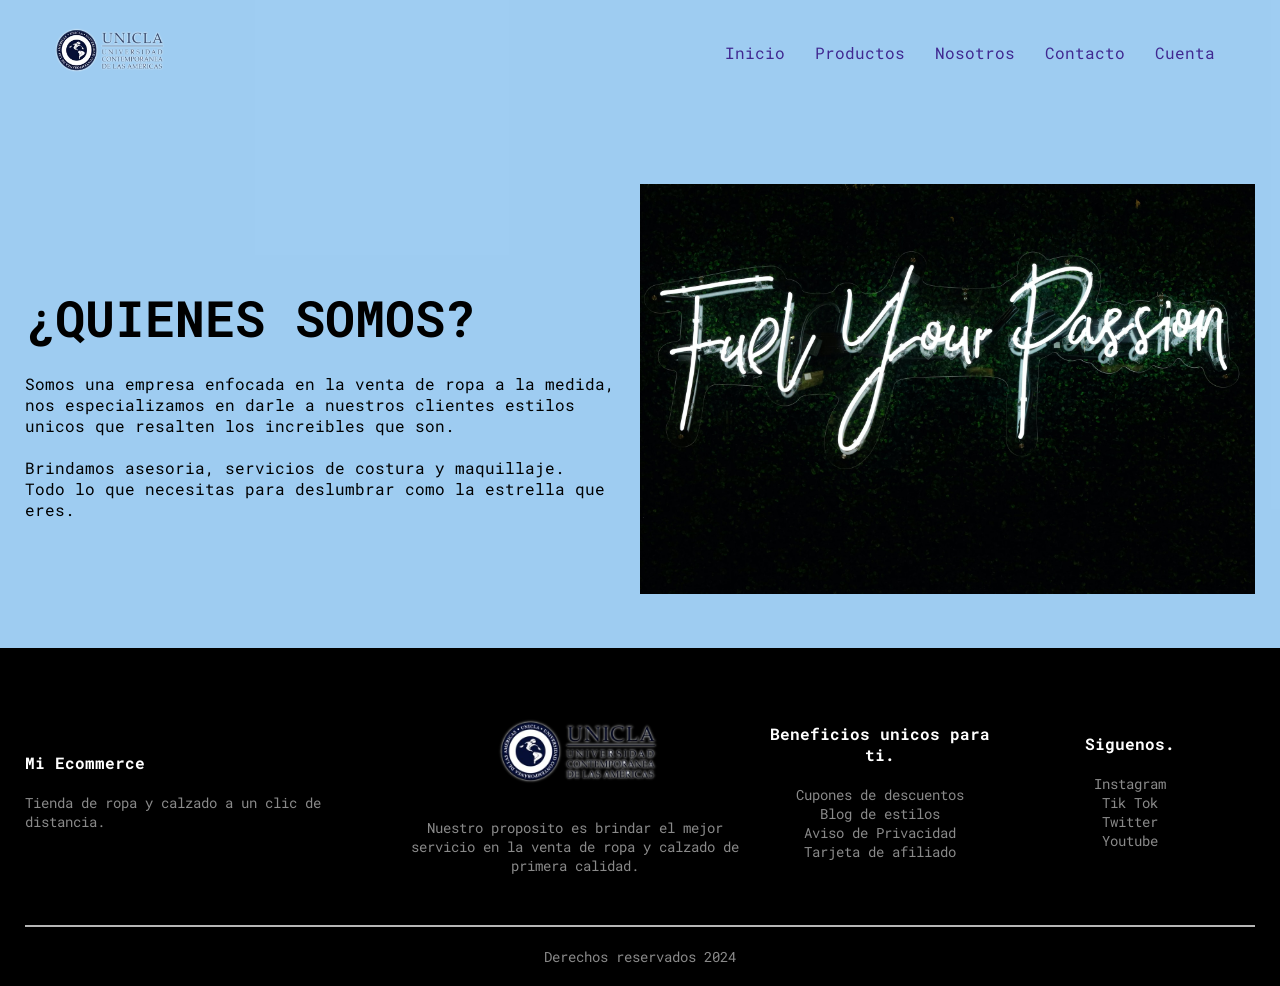
<file: Nosotros.html>
<!DOCTYPE html>
<html>
<head>
	<meta charset="utf-8">
	<meta name="viewport" content="width=device-width, initial-scale=1">
	<title>Nosotros</title>
	<link rel="stylesheet" href="Css/Styles.css">
    <link rel="stylesheet" href="https://cdnjs.cloudflare.com/ajax/libs/font-awesome/4.7.0/css/font-awesome.min.css">
    <!-- fuentes-->
    <link rel="preconnect" href="https://fonts.googleapis.com">
    <link rel="preconnect" href="https://fonts.gstatic.com" crossorigin>
    <link href="https://fonts.googleapis.com/css2?family=Poppins:wght@300;400;500&family=Roboto+Mono:ital,wght@0,100;0,200;0,300;0,400;1,200;1,300&display=swap" rel="stylesheet">
</head>
<body>
	<div class="header">
		<div class="container">
			 <div class="nav_bar">
                <div class="logo">
                    <img src="img/Logo.png" alt="Logo Empresarial" width="125px">
                </div>
                <nav>
                    <ul id ="menu_items">
                        <li><a href="index.html">Inicio</a></li>
                        <li><a href="Products.html">Productos</a></li>
                        <li><a href="Nosotros.html">Nosotros</a></li>
                        <li><a href="Contact.html">Contacto</a></li>
                        <li><a href="Login.html">Cuenta</a></li>
                    </ul>
                </nav>
                <!-- Nuevo-->
                <img src="img/Menu.png" class="menu-icon" onclick="menu_toggle()">
            </div>
            <div class= "row">
				<div class="col-2">
		            <h1>¿QUIENES SOMOS?</h1>
		            <p>Somos una empresa enfocada en la venta de ropa a la medida, <br> nos especializamos en darle a nuestros clientes estilos unicos que resalten los increibles que son.<br>
		            	<br>Brindamos asesoria, servicios de costura y maquillaje. <br> Todo lo que necesitas para deslumbrar como la estrella que eres.</p>
		        </div>
		        <div class="col-2">
		            <img src="img/Pasion.jpg" alt="">
		        </div>
    		</div>
		</div>
	</div>

	<!-------footer------>
	<div class="footer">
    <div class="container">
        <div class="row">
            <div class="footer-col-1">
                <h3>Mi Ecommerce</h3>
                <p>Tienda de ropa y calzado a un clic de distancia.</p>
            </div>
            <div class="footer-col-2">
                <img src="img/Logo.png" alt="">
                <p>Nuestro proposito es brindar el mejor servicio en la 
                 venta de ropa y calzado de primera calidad.</p>
            </div>
            <div class="footer-col-3">
                <h3>Beneficios unicos para ti.</h3>
                <ul>
                    <a href="#"><li> Cupones de descuentos </li></a>
                    <a href="#"><li> Blog de estilos </li></a>
                    <a href="#"><li> Aviso de Privacidad </li></a>
                    <a href="#"><li> Tarjeta de afiliado </li></a>
                </ul>
            </div>
            <div class="footer-col-4">
                <h3>Siguenos.</h3>
                <ul>
                    <a href="#"><li> Instagram </li></a>
                    <a href="#"><li> Tik Tok </li></a>
                    <a href="#"><li> Twitter </li></a>
                    <a href="#"><li> Youtube </li></a>
                </ul>
            </div>
        </div>
        <hr>
        <div class="copyright"><p>Derechos reservados 2024</p></div>
    </div>
</div>
</body>
</html>
</file>
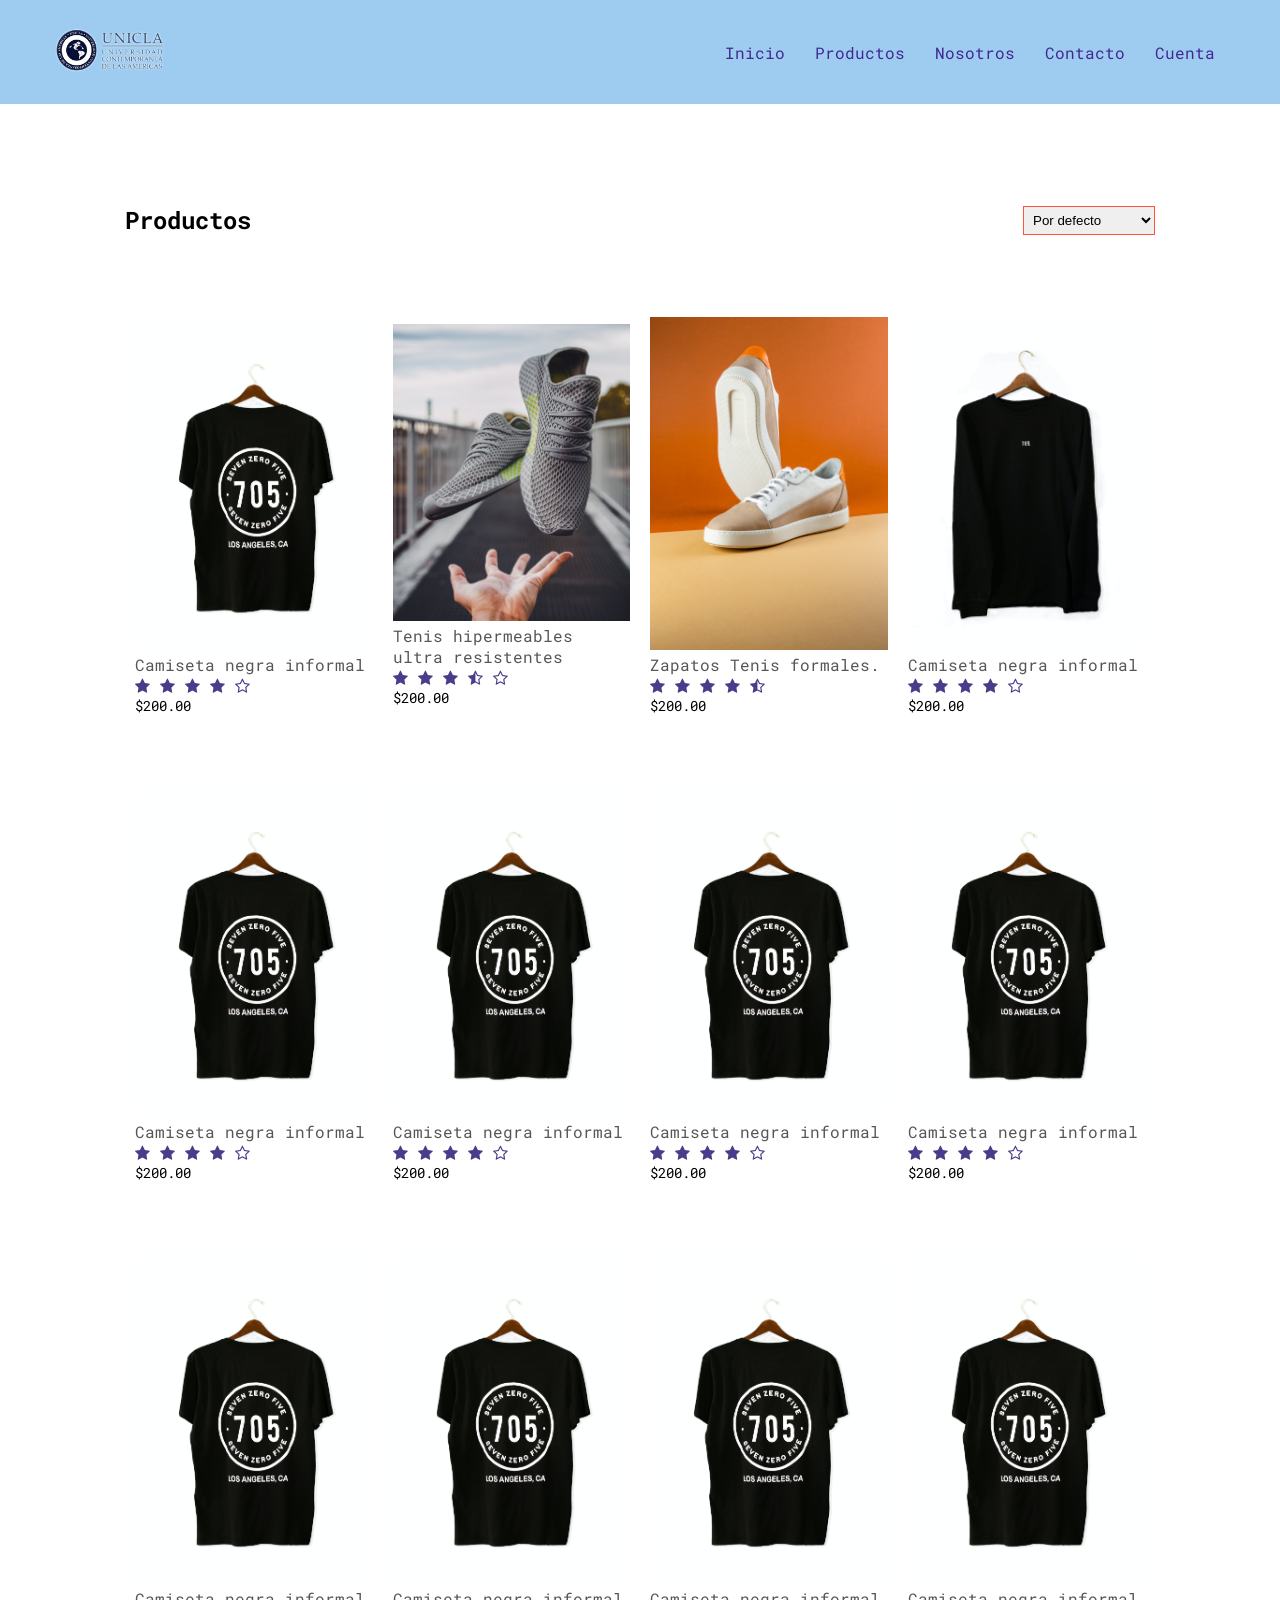
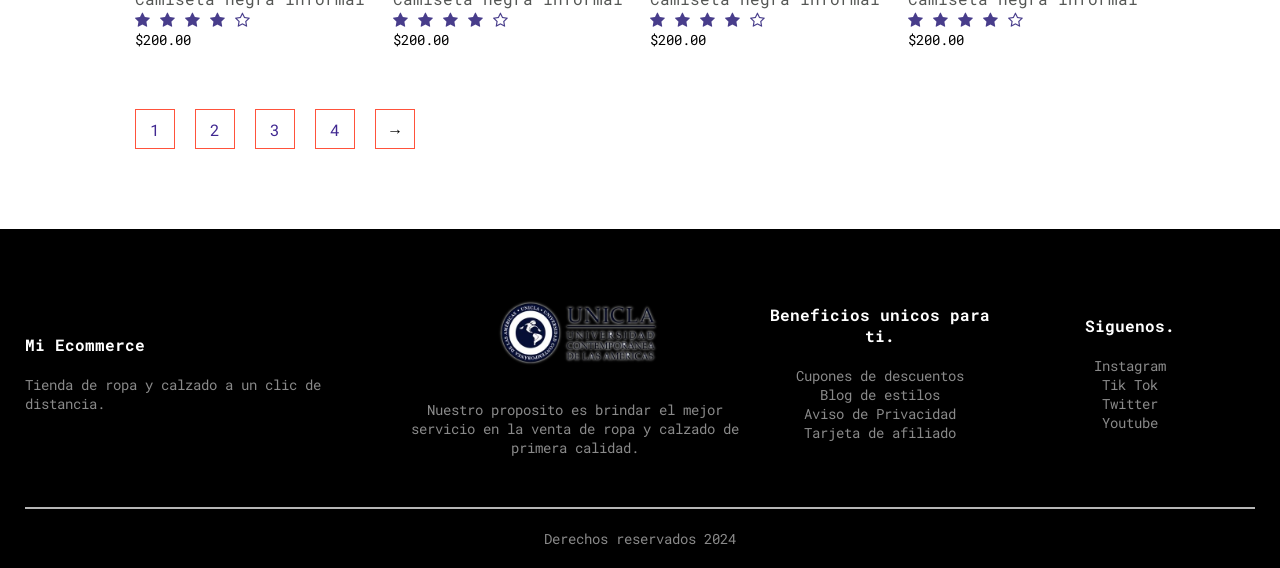
<file: Products.html>
<!DOCTYPE html>
<html lang="en">
<head>
    <meta charset="UTF-8">
    <meta name="viewport" content="width=device-width, initial-scale=1.0">
    <title>Productos</title>
    <link rel="stylesheet" href="Css/Styles.css">
    <link rel="stylesheet" href="https://cdnjs.cloudflare.com/ajax/libs/font-awesome/4.7.0/css/font-awesome.min.css">
    <!-- fuentes-->
    <link rel="preconnect" href="https://fonts.googleapis.com">
    <link rel="preconnect" href="https://fonts.gstatic.com" crossorigin>
    <link href="https://fonts.googleapis.com/css2?family=Poppins:wght@300;400;500&family=Roboto+Mono:ital,
    wght@0,100;0,200;0,,300;0,400;1,200;1,300&display=swap" rel="stylesheet">
</head>
<body>
    <div class="header">
        <div class="container">
            <div class="nav_bar">
                <div class="logo">
                    <img src="img/Logo.png" 
                    alt="Logo Empresarial" width="125px">
                </div>
                <nav>
                    <ul id ="menu_items">
                        <li><a href="index.html">Inicio</a></li>
                        <li><a href="Products.html">Productos</a></li>
                        <li><a href="Nosotros.html">Nosotros</a></li>
                        <li><a href="Contact.html">Contacto</a></li>
                        <li><a href="Login.html">Cuenta</a></li>
                    </ul>
                </nav>
                <img src="img/Menu.png" class="menu-icon" onclick="menu_toggle()">
            </div>
        </div>
    </div> 
<!--------------productos------------------->

    <div class="small_container">
        <div class="row row_2">
            <h2>Productos</h2>
            <select id="productos" name ="productos">
                <option>Por defecto</option>
                <option>Precios bajos</option>
                <option>Populares</option>
                <option>Mejor rankeados</option>
                <option>En oferta</option>
            </select>
        </div>
        <br>
        <div class="row">
            <div class="col-4">
                <a href="single_product.html"><img src="img/Camisetas/ryan-hoffman-u6n1HrW0sdQ-unsplash.jpg"></a>
                <h4>Camiseta negra informal</h4>
                <div class="rantings">
                    <i class="fa fa-star"></i>
                    <i class="fa fa-star"></i>
                    <i class="fa fa-star"></i>
                    <i class="fa fa-star"></i>
                    <i class="fa fa-star-o"></i>
                </div>
                <p>$200.00</p>
            </div>

            <div class="col-4">
                <img src="img/Zapatos/martin-katler-Y4fKN-RlMV4-unsplash.jpg">
                <h4>Tenis hipermeables ultra resistentes</h4>
                <div class="rantings">
                    <i class="fa fa-star"></i>
                    <i class="fa fa-star"></i>
                    <i class="fa fa-star"></i>
                    <i class="fa fa-star-half-full"></i>
                    <i class="fa fa-star-o"></i>
                </div>
                <p>$200.00</p>
            </div>

            <div class="col-4">
                <img src="img/Zapatos/mojtaba-fahiminia-t4g1gctAaKk-unsplash.jpg">
                <h4>Zapatos Tenis formales.</h4>
                <div class="rantings">
                    <i class="fa fa-star"></i>
                    <i class="fa fa-star"></i>
                    <i class="fa fa-star"></i>
                    <i class="fa fa-star"></i>
                    <i class="fa fa-star-half-full"></i>
                </div>
                <p>$200.00</p>
            </div>

            <div class="col-4">
                <img src="img/Camisetas/ryan-hoffman-A7f7XRKgUWc-unsplash.jpg">
                <h4>Camiseta negra informal</h4>
                <div class="rantings">
                    <i class="fa fa-star"></i>
                    <i class="fa fa-star"></i>
                    <i class="fa fa-star"></i>
                    <i class="fa fa-star"></i>
                    <i class="fa fa-star-o"></i>
                </div>
                <p>$200.00</p>
            </div>

            <div class="col-4">
                <img src="img/Camisetas/ryan-hoffman-u6n1HrW0sdQ-unsplash.jpg">
                <h4>Camiseta negra informal</h4>
                <div class="rantings">
                    <i class="fa fa-star"></i>
                    <i class="fa fa-star"></i>
                    <i class="fa fa-star"></i>
                    <i class="fa fa-star"></i>
                    <i class="fa fa-star-o"></i>
                </div>
                <p>$200.00</p>
            </div>

            <div class="col-4">
                <img src="img/Camisetas/ryan-hoffman-u6n1HrW0sdQ-unsplash.jpg">
                <h4>Camiseta negra informal</h4>
                <div class="rantings">
                    <i class="fa fa-star"></i>
                    <i class="fa fa-star"></i>
                    <i class="fa fa-star"></i>
                    <i class="fa fa-star"></i>
                    <i class="fa fa-star-o"></i>
                </div>
                <p>$200.00</p>
            </div>

            <div class="col-4">
                <img src="img/Camisetas/ryan-hoffman-u6n1HrW0sdQ-unsplash.jpg">
                <h4>Camiseta negra informal</h4>
                <div class="rantings">
                    <i class="fa fa-star"></i>
                    <i class="fa fa-star"></i>
                    <i class="fa fa-star"></i>
                    <i class="fa fa-star"></i>
                    <i class="fa fa-star-o"></i>
                </div>
                <p>$200.00</p>
            </div>

            <div class="col-4">
                <img src="img/Camisetas/ryan-hoffman-u6n1HrW0sdQ-unsplash.jpg">
                <h4>Camiseta negra informal</h4>
                <div class="rantings">
                    <i class="fa fa-star"></i>
                    <i class="fa fa-star"></i>
                    <i class="fa fa-star"></i>
                    <i class="fa fa-star"></i>
                    <i class="fa fa-star-o"></i>
                </div>
                <p>$200.00</p>
            </div>

            <div class="col-4">
                <img src="img/Camisetas/ryan-hoffman-u6n1HrW0sdQ-unsplash.jpg">
                <h4>Camiseta negra informal</h4>
                <div class="rantings">
                    <i class="fa fa-star"></i>
                    <i class="fa fa-star"></i>
                    <i class="fa fa-star"></i>
                    <i class="fa fa-star"></i>
                    <i class="fa fa-star-o"></i>
                </div>
                <p>$200.00</p>
            </div>

            <div class="col-4">
                <img src="img/Camisetas/ryan-hoffman-u6n1HrW0sdQ-unsplash.jpg">
                <h4>Camiseta negra informal</h4>
                <div class="rantings">
                    <i class="fa fa-star"></i>
                    <i class="fa fa-star"></i>
                    <i class="fa fa-star"></i>
                    <i class="fa fa-star"></i>
                    <i class="fa fa-star-o"></i>
                </div>
                <p>$200.00</p>
            </div>

            <div class="col-4">
                <img src="img/Camisetas/ryan-hoffman-u6n1HrW0sdQ-unsplash.jpg">
                <h4>Camiseta negra informal</h4>
                <div class="rantings">
                    <i class="fa fa-star"></i>
                    <i class="fa fa-star"></i>
                    <i class="fa fa-star"></i>
                    <i class="fa fa-star"></i>
                    <i class="fa fa-star-o"></i>
                </div>
                <p>$200.00</p>
            </div>

            <div class="col-4">
                <img src="img/Camisetas/ryan-hoffman-u6n1HrW0sdQ-unsplash.jpg">
                <h4>Camiseta negra informal</h4>
                <div class="rantings">
                    <i class="fa fa-star"></i>
                    <i class="fa fa-star"></i>
                    <i class="fa fa-star"></i>
                    <i class="fa fa-star"></i>
                    <i class="fa fa-star-o"></i>
                </div>
                <p>$200.00</p>
            </div>
        </div>

        <div class="page_btn">
            <span><a href="Products.html">1</a></span>
            <span><a href="#">2</a></span>
            <span><a href="#">3</a></span>
            <span><a href="#">4</a></span>
            <span>&#8594</span>
        </div>
    </div>

<!-----------------------Pie de Pagina-------------------------->
<div class="footer">
    <div class="container">
        <div class="row">
            <div class="footer-col-1">
                <h3>Mi Ecommerce</h3>
                <p>Tienda de ropa y calzado a un clic de distancia.</p>
            </div>
            <div class="footer-col-2">
                <img src="img/Logo.png" alt="">
                <p>Nuestro proposito es brindar el mejor servicio en la 
                 venta de ropa y calzado de primera calidad.</p>
            </div>
            <div class="footer-col-3">
                <h3>Beneficios unicos para ti.</h3>
                <ul>
                    <a href="#"><li> Cupones de descuentos </li></a>
                    <a href="#"><li> Blog de estilos </li></a>
                    <a href="#"><li> Aviso de Privacidad </li></a>
                    <a href="#"><li> Tarjeta de afiliado </li></a>
                </ul>
            </div>
            <div class="footer-col-4">
                <h3>Siguenos.</h3>
                <ul>
                    <a href="#"><li> Instagram </li></a>
                    <a href="#"><li> Tik Tok </li></a>
                    <a href="#"><li> Twitter </li></a>
                    <a href="#"><li> Youtube </li></a>
                </ul>
            </div>
        </div>
        <hr>
        <div class="copyright"><p>Derechos reservados 2024</p></div>
    </div>
</div>
<script src="Js/Script.js"></script>
</body>
</html>
</file>
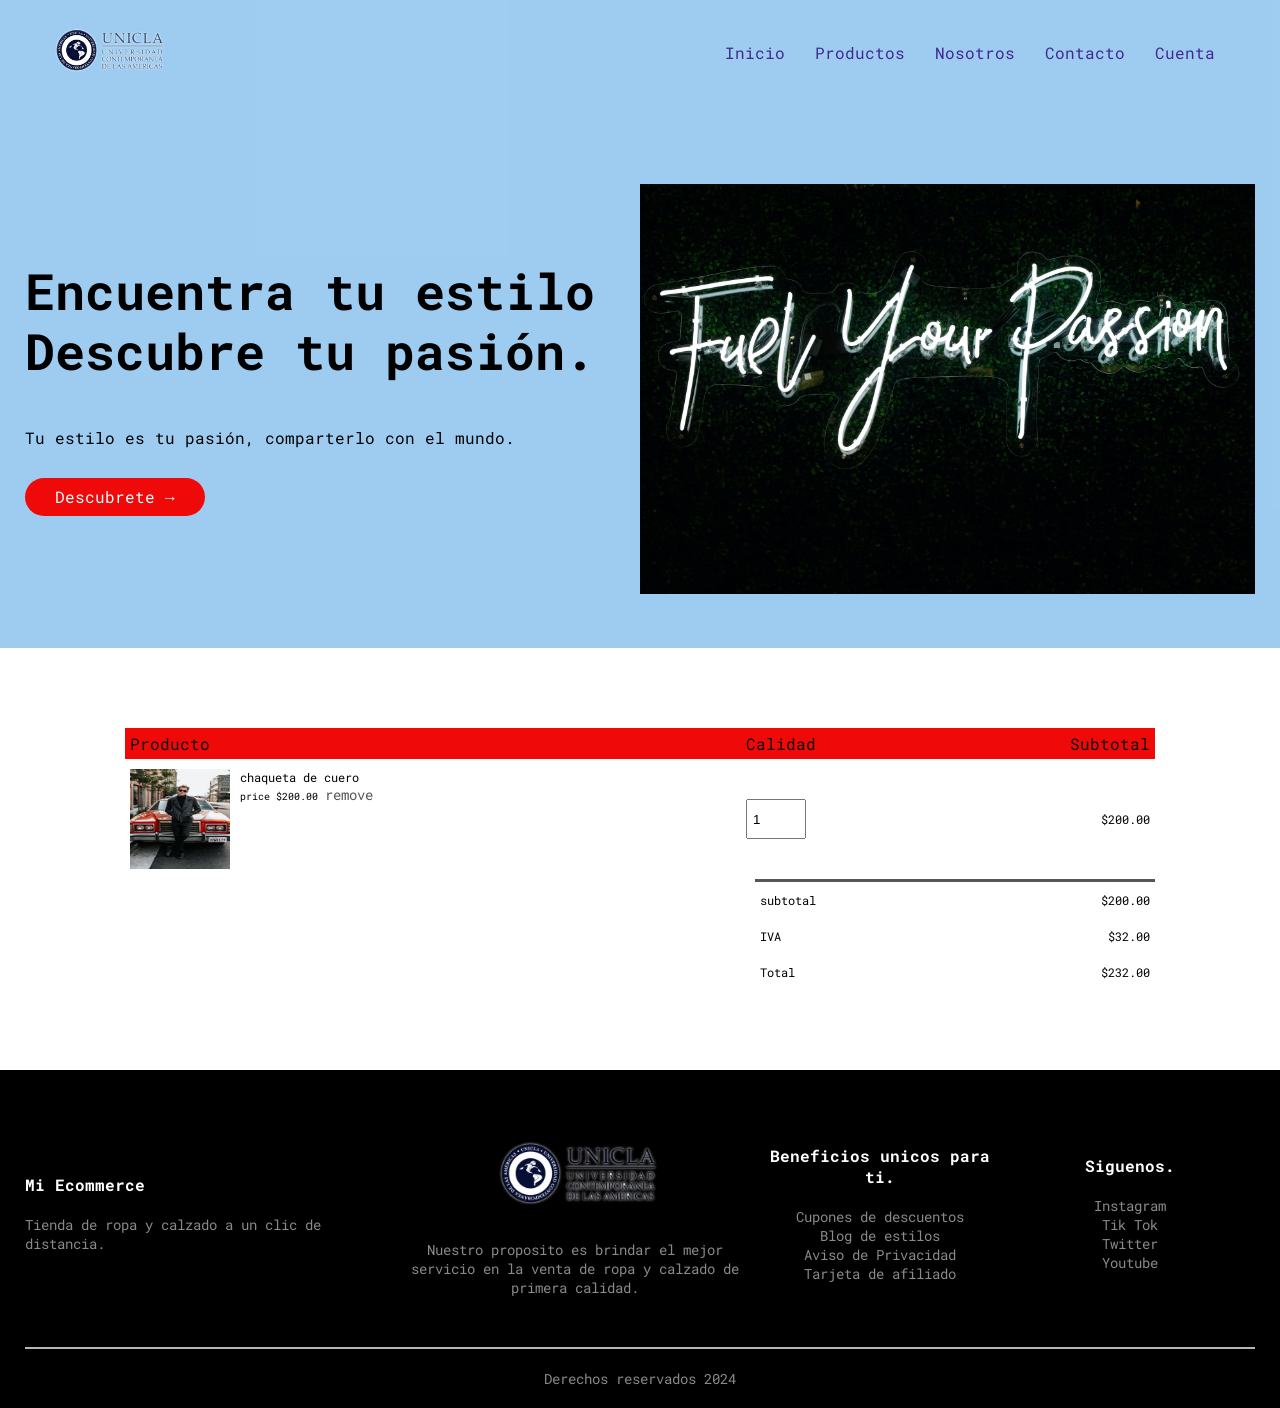
<file: Shop.html>
<!DOCTYPE html>
<html lang="en">
<head>
    <meta charset="UTF-8">
    <meta name="viewport" content="width=device-width, initial-scale=1.0">
    <title>Unicla | Ecommerce</title>
    <link rel="stylesheet" href="Css/Styles.css">
    <link rel="stylesheet" href="https://cdnjs.cloudflare.com/ajax/libs/font-awesome/4.7.0/css/font-awesome.min.css">

    <!-- fuentes-->
    <link rel="preconnect" href="https://fonts.googleapis.com">
    <link rel="preconnect" href="https://fonts.gstatic.com" crossorigin>
    <link href="https://fonts.googleapis.com/css2?family=Poppins:wght@300;400;500&family=Roboto+Mono:ital,wght@0,100;
    0,200;0,300;0,400;1,200;0,300;0,400;1,200;1,300&display=swap" rel="stylesheet">
</head>
<body>
    <div class="header">
        <div class="container">
            <div class="nav_bar">
                <div class="logo">
                    <img src="img/Logo.png" 
                    alt="Logo Empresarial" width="125px">
                </div>
                <nav>
                    <ul id ="menu_items">
                        <li><a href="index.html">Inicio</a></li>
                        <li><a href="Products.html">Productos</a></li>
                        <li><a href="Nosotros.html">Nosotros</a></li>
                        <li><a href="Contact.html">Contacto</a></li>
                        <li><a href="Login.html">Cuenta</a></li>
                    </ul>
                </nav>
                <img src="img/Menu.png" class="menu-icon" onclick="menu_toggle()">
            </div>
            <div class="row">
                <div class="col-2">
                    <h1> Encuentra tu estilo <br> 
                    Descubre tu pasión.</h1>
                    <br>
                    <p>
                        Tu estilo es tu pasión, 
                        comparterlo con el mundo. 
                    </p>
                    <a href="" class="cta">Descubrete &#8594;</a>
                </div>
                <div class="col-2">
                    <img src="img/Pasion.jpg" alt="">
                </div>
            </div>
        </div>
    </div>

<!--------------productos del carro---------------------------->

<div class="small_container carro_compras">
    <table>
        <tr>
            <th>Producto</th>
            <th>Calidad</th>
            <th>Subtotal</th>
        </tr>
        <tr>
            <td>
                <div class="cart_info">
                    <img src="img/Modelos/Modelo_chaqueta.jpg">
                    <div>
                        <p>chaqueta de cuero</p>
                        <small>price $200.00</small>
                        <a href="">remove</a>
                    </div>
                </div>
            </td>
            <td><input type="number" value="1"></td>
            <td>$200.00</td>
        </tr>
    </table>
    <section class="total">
        <table>
            <tr>
                <td>subtotal</td>
                <td>$200.00</td>
            </tr>
            <tr>
                <td>IVA</td>
                <td>$32.00</td>
            </tr>
            <tr>
                <td>Total</td>
                <td>$232.00</td>
            </tr>
        </table>
    </section>
</div>

<!-----------------------Pie de Pagina-------------------------->
<div class="footer">
    <div class="container">
        <div class="row">
            <div class="footer-col-1">
                <h3>Mi Ecommerce</h3>
                <p>Tienda de ropa y calzado a un clic de distancia.</p>
            </div>
            <div class="footer-col-2">
                <img src="img/Logo.png" alt="">
                <p>Nuestro proposito es brindar el mejor servicio en la 
                 venta de ropa y calzado de primera calidad.</p>
            </div>
            <div class="footer-col-3">
                <h3>Beneficios unicos para ti.</h3>
                <ul>
                    <a href="#"><li> Cupones de descuentos </li></a>
                    <a href="#"><li> Blog de estilos </li></a>
                    <a href="#"><li> Aviso de Privacidad </li></a>
                    <a href="#"><li> Tarjeta de afiliado </li></a>
                </ul>
            </div>
            <div class="footer-col-4">
                <h3>Siguenos.</h3>
                <ul>
                    <a href="#"><li> Instagram </li></a>
                    <a href="#"><li> Tik Tok </li></a>
                    <a href="#"><li> Twitter </li></a>
                    <a href="#"><li> Youtube </li></a>
                </ul>
            </div>
        </div>
        <hr>
        <div class="copyright"><p>Derechos reservados 2024</p></div>
    </div>
</div>
<script src="Js/Script.js"></script>
</body>
</html>
</file>
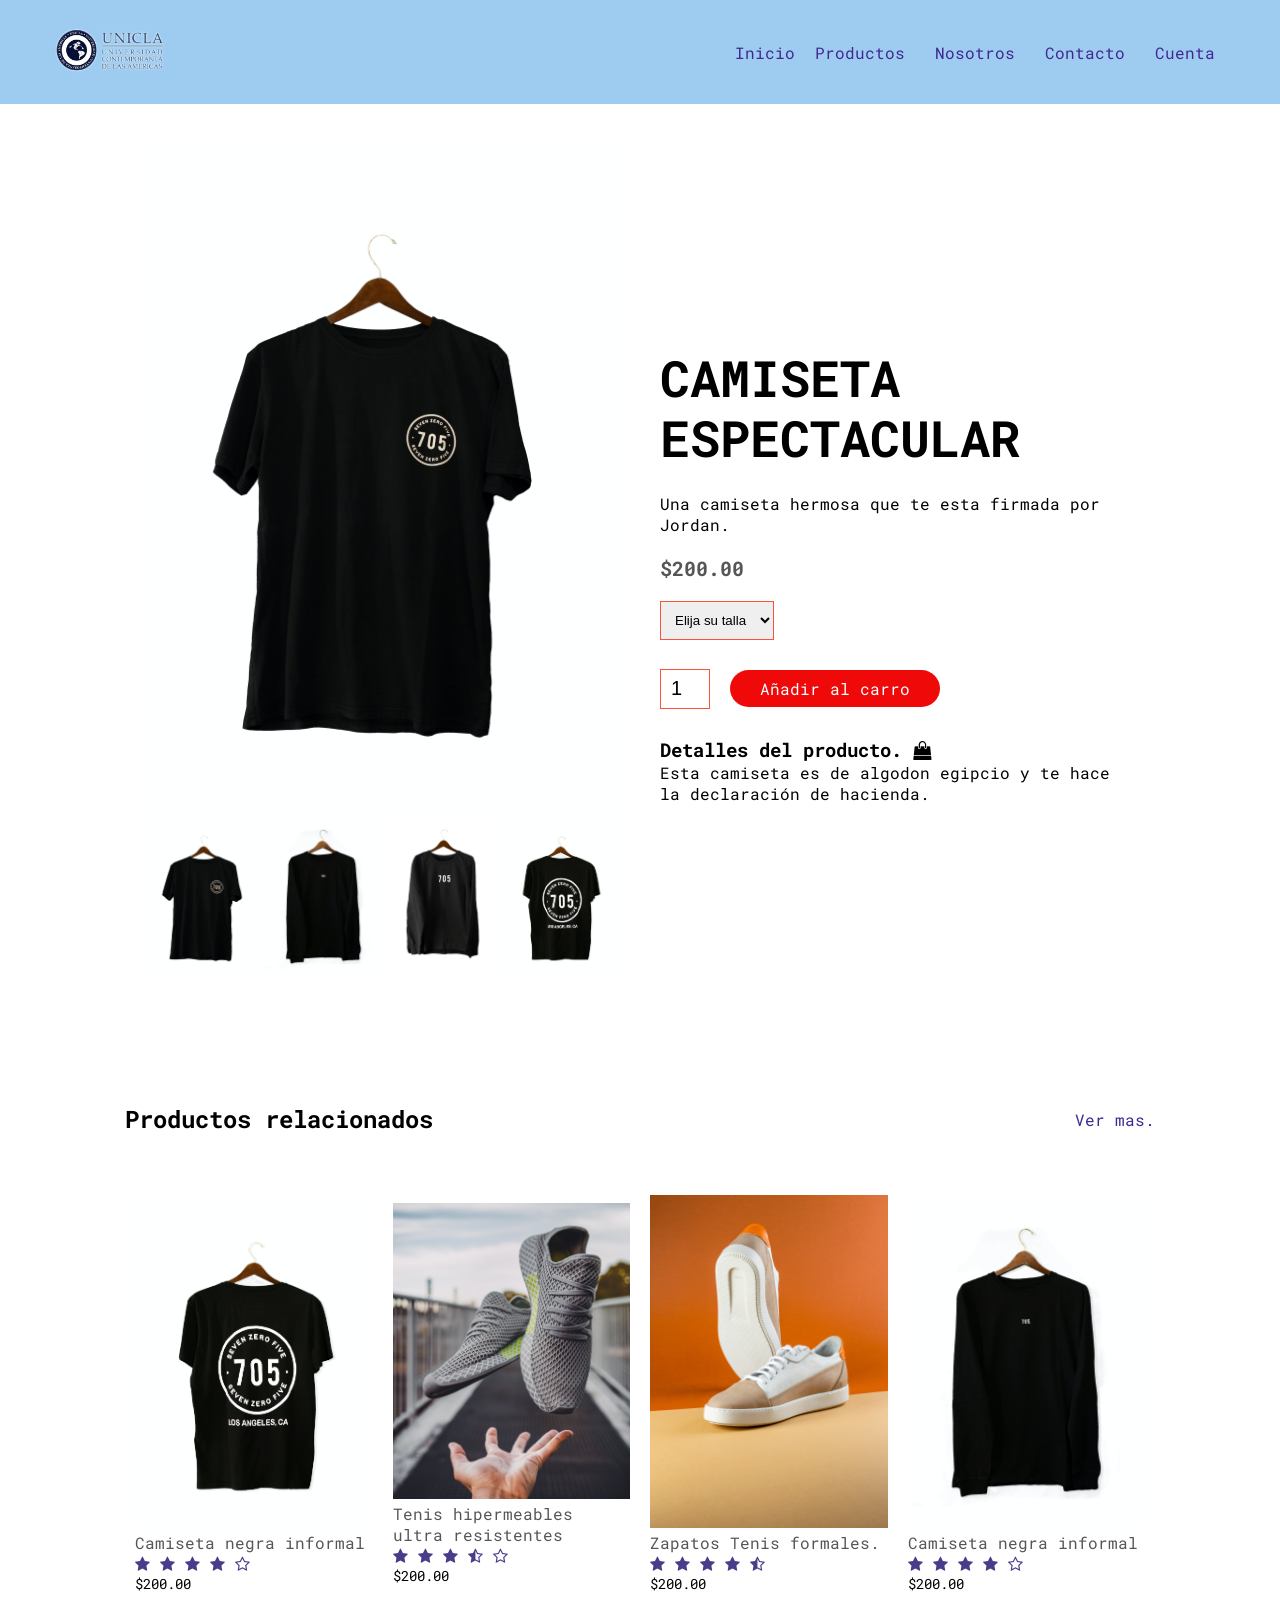
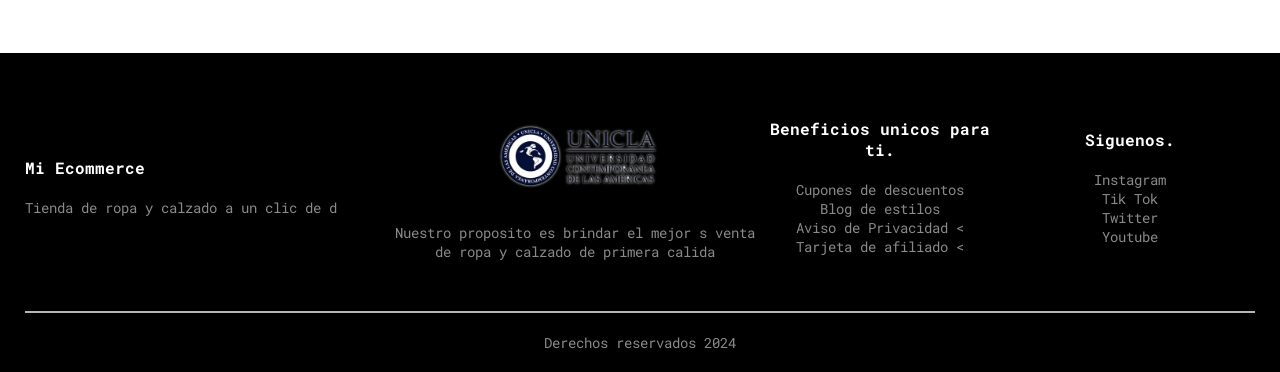
<file: single_product.html>
<!DOCTYPE html>
<html lang="en">
<head>
<meta name="viewport" content="width=device-width, initial-scale=1.0">
<title>Unicla | Ecommerce</title>
<link rel="stylesheet" href="Css/Styles.css">
<link rel="stylesheet" href="https://cdnjs.cloudflare.com/ajax/libs/font-awesome/4.7.0/css/font-awesome.min.css">
<!-- fuentes-->
<link rel="preconnect" href="https://fonts.googleapis.com">
<link rel="preconnect" href="https://fonts.gstatic.com" crossorigin>
<link href="https://fonts.googleapis.com/css2?family=Poppins:wght@300;400;500&family=Roboto+Mono:ital,wght@0,100;0,200;0,300;0,400;1,200;1,300&display=swap" rel="stylesheet">
</head>
<body>
    <div class="header">
        <div class="container">
            <div class="nav_bar">
                <div class="logo">
                    <img src="img/Logo.png" 
                    alt="Logo Empresarial" width="125px">
                </div>
                <nav>
                    <ul id ="menu_items">
                        <li><a href="index.html">Inicio</a>
                        <li><a href="Products.html">Productos</a></li>
                        <li><a href="Nosotros.html">Nosotros</a></li>
                        <li><a href="Contact.html">Contacto</a></li>
                        <li><a href="Login.html">Cuenta</a></li>
                    </ul>
                </nav>
                <img src="img/Menu.png" class="menu-icon" onclick="menu_toggle()">
            </div>
        </div>
    </div> 
    <div class="small_container single_product">
        <div class="row">
            <div class="col-2">
                <img src="img/Camisetas/ryan-hoffman.jpg" width="100%" id = "ProductImg">
                <div class="small_img_row">
                    <div class="small_img_col">
                        <img src="img/Camisetas/ryan-hoffman.jpg" width="100%" class ="SmallImg">
                    </div>
                    <div class="small_img_col">
                        <img src="img/Camisetas/ryan-hoffman-A7f7XRKgUWc-unsplash.jpg" width="100%" class ="SmallImg">
                    </div>
                    <div class="small_img_col">
                        <img src="img/Camisetas/ryan-hoffman-czLSitCJ3Dw-unsplash.jpg" width="100%" class ="SmallImg">
                    </div>
                    <div class="small_img_col">
                        <img src="img/Camisetas/ryan-hoffman-u6n1HrW0sdQ-unsplash.jpg" width="100%" class ="SmallImg">
                    </div>
                </div>
            </div>
            <div class="col-2">
                <h1>CAMISETA ESPECTACULAR</h1>
                <p>Una camiseta hermosa que te esta firmada por Jordan.</p>
                <h4> $200.00 </h4>
                <select> 
                    <option> Elija su talla </option>
                    <option>XXL</option>
                    <option>XL</option>
                    <option>Grande</option>
                    <option>Mediano</option>
                    <option>Pequeña</option>
                </select>
                <input type="number" value="1">
                <a href="" class="cta">Añadir al carro</a>
                <h3>Detalles del producto. <i class="fa fa-shopping-bag" aria-hidden="true"></i></h3>
                <p>Esta camiseta es de algodon egipcio y te hace la declaración de hacienda.</p>
            </div>
        </div>
    </div>

    <div class="small_container">
        <div class="row row_2">
            <h2>Productos relacionados</h2>
            <p><a href="Products.html">Ver mas.</a></p>
        </div>

        <div class="row">
            <div class="col-4">
                <img src="img/Camisetas/ryan-hoffman-u6n1HrW0sdQ-unsplash.jpg">
                <h4>Camiseta negra informal</h4>
                <div class="rantings">
                    <i class="fa fa-star"></i>
                    <i class="fa fa-star"></i>
                    <i class="fa fa-star"></i>
                    <i class="fa fa-star"></i>
                    <i class="fa fa-star-o"></i>
                </div>
                <p>$200.00</p>
            </div>
            <div class="col-4">
                <img src="img/Zapatos/martin-katler-Y4fKN-RlMV4-unsplash.jpg">
                <h4>Tenis hipermeables  ultra resistentes</h4>
                <div class="rantings">
                    <i class="fa fa-star"></i>
                    <i class="fa fa-star"></i>
                    <i class="fa fa-star"></i>
                    <i class="fa fa-star-half-full"></i>
                    <i class="fa fa-star-o"></i>
                </div>
                <p>$200.00</p>
            </div>
            <div class="col-4">
                <img src="img/Zapatos/mojtaba-fahiminia-t4g1gctAaKk-unsplash.jpg">
                <h4>Zapatos Tenis formales.</h4>
                <div class="rantings">
                    <i class="fa fa-star"></i>
                    <i class="fa fa-star"></i>
                    <i class="fa fa-star"></i>
                    <i class="fa fa-star"></i>
                    <i class="fa fa-star-half-full"></i>
                </div>
                <p>$200.00</p>
            </div>
            <div class="col-4">
                <img src="img/Camisetas/ryan-hoffman-A7f7XRKgUWc-unsplash.jpg">
                <h4>Camiseta negra informal</h4>
                <div class="rantings">
                    <i class="fa fa-star"></i>
                    <i class="fa fa-star"></i>
                    <i class="fa fa-star"></i>
                    <i class="fa fa-star"></i>
                    <i class="fa fa-star-o"></i>
                </div>
                <p>$200.00</p>
            </div>
        </div>
    </div>
<!-----------------------Pie de Pagina-------------------->
<div class="footer">
    <div class="container">
        <div class="row">
            <div class="footer-col-1">
                <h3>Mi Ecommerce</h3>
                <p>Tienda de ropa y calzado a un clic de d
            </div>
            <div class="footer-col-2">
                <img src="img/Logo.png" alt="">
                <p>Nuestro proposito es brindar el mejor s
                 venta de ropa y calzado de primera calida
            </div>
            <div class="footer-col-3">
                <h3>Beneficios unicos para ti.</h3>
                <ul>
                    <a href="#"><li> Cupones de descuentos
                    <a href="#"><li> Blog de estilos </li>
                    <a href="#"><li> Aviso de Privacidad <
                    <a href="#"><li> Tarjeta de afiliado <
                </ul>
            </div>
            <div class="footer-col-4">
                <h3>Siguenos.</h3>
                <ul>
                    <a href="#"><li> Instagram </li></a>
                    <a href="#"><li> Tik Tok </li></a>
                    <a href="#"><li> Twitter </li></a>
                    <a href="#"><li> Youtube </li></a>
                </ul>
            </div>
        </div>
        <hr>
        <div class="copyright"><p>Derechos reservados 2024
    </div>
</div>
<script src="Js/Script.js"></script>
<script src = "Js/Product_Gallery.js"></script>
</body>
</html>
</file>
<file: Css/Styles.css>
*{
    padding: 0;
    margin: 0;
    box-sizing: border-box;
}

body{
    font-family: 'Poppins', sans-serif;
    font-family: 'Roboto Mono', monospace;
}

.header{
    background: #7dbbedbd;
}

.header .row{
    margin-top: 30px;
}

.container{
    max-width: 1300px;
    margin: auto;
    padding-left: 25px;
    padding-right: 25px;
}

.nav_bar{
    display: flex;
    align-items: center;
    padding: 20px;
}

nav{
    flex: 1;
    text-align: right;
}

nav ul{
    display: inline-block;
    list-style-type: none;
}

nav ul li{
    display: inline-block;
    margin-right: 20px;
}

a{
    text-decoration: none;
    color:rgb(64, 40, 145);
}

p{
    color: black;
}

.row{
    display: flex;
    align-items: center;
    flex-wrap: wrap;
    justify-content: space-around;
}

.col-2{
    flex-basis: 50%;
    min-width: 300px;
}

.col-2 img{
    max-width: 100%;
    padding: 50px 0;
}

.col-2 h1{
    font-size: 50px;
    line-height: 60px;
    margin: 25px 0;
}

.cta{
    display: inline-block;
    background: #f00909;
    color: azure;
    padding: 8px 30px;
    margin: 30px 0;
    border-radius: 30px;
    transition: background 0.5;
}

.cta:hover{
    background: #565656;
}

/*-------------------Categories-----------------------*/

.categories{
    margin: 70px 0;
}

.small_container{
    max-width: 1080px;
    margin: auto;
    padding-left: 25px;
    padding-right: 25px;
}

.col-3{
    flex-basis: 30%;
    min-width: 250px;
    margin-bottom: 30px;
}

.col-3 img{
    width: 100%;
}

/*--------------------------Products----------------------------*/

.col-4{
    flex-basis: 25%;
    padding: 10px;
    min-width: 200px;
    margin-bottom: 50px;
    transition: transform 0.5;
}

.col-4 img{
    width: 100%;
}

.subtitle{
    text-align: center;
    margin: 0 auto 80px;
    position: relative;
    line-height: 60px;
    color: #555755;
}

.subtitle::after{
    content: '';
    background-color: #f00909;
    width: 80px;
    height: 10px;
    border-radius: 5px;
    position: absolute;
    bottom: 0;
    left: 50%;
    transform: translateX(-50%);
}

h4{
    color: #555755;
    font-weight: normal;
}

.col-4 p{
    font-size: 14px;
}

.rantings .fa{
    color: darkslateblue;
}

.col-4:hover{
    transform: translateY(5px);
}

/*ofertas*/

.offer{
    background: #7dbbedbd;
    margin-top: 80px;
    padding: 0;
}

.col-2 .offer--img{
    padding: 50px;
}

small{
    color: #f3ebeb;
}

/*testimonial*/

.testimonial{
    padding-top: 100px;
}

.testimonial .col-3{
    text-align: center;
    padding: 40px 20px;
    box-shadow: 0 0 20px 0 rgba(0,0,0,0.1);
    cursor: pointer;
    transition: transform 0.5s;
}

.testimonial .col-3 img{
    width: 50px;
    margin-top: 20px;
    border-radius: 50%;
}

.testimonial .col-3:hover{
    transform: translateY(-10px);
}

.col-3 .fa-quote-left{
    font-size: 12px;
    margin: 12px 0;
    color: #3ef116;
}

.col-3 p{
    font-size: 12px;
    margin: 12px 0;
    color: #777;
}

.testimonial .col-3 h3{
    font-weight: 600;
    color: #555;
    font-size: 16px;
}

/* Marcas*/

.brands{
    margin: 100px auto;

}

.col-5{
    width: 150px;
}

.col-5 img{
    width: 100%;
    cursor: pointer;
    filter: grayscale(100%);
}

.col-5 img:hover{
    filter: grayscale(0%);
}

/*---------pie de pagina-------------*/

.footer{
    background: #000000;
    color: #8a8a8a;
    font-size: 14px;
    padding: 60px 0 20px;
}

.footer p{
    color: #8a8a8a;
}

.footer h3{
    color: #fff;
    margin-bottom: 20px;
}

.footer-col-1, .footer-col-2, .footer-col-3, .footer-col-4{
    min-width: 250px;
    margin-bottom: 30px;
}

.footer-col-1{
    flex-basis: 30%;
}

.footer-col-2{
    flex: 1;
    text-align: center;
}

.footer-col-2 img{
    width: 180px;
    margin-bottom: 20px;
}

.footer-col-3, .footer-col-4{
    flex-basis: 12%;
    text-align: center;
}

.footer-col-3 a, .footer-col-4 a{
    
    color: #8a8a8a;
}

ul{
    list-style-type: none;
}

.footer hr{
    border: none;
    background: #b5b5b5;
    height: 2px;
    margin: 20px 0;
}

.copyright{
    text-align: center;
}

.menu-icon{
    width: 28px;
    margin-left: 20px;
    display: none;
}

/*-----------todos los productos------*/

.row_2{
    justify-content: space-between;
    margin: 100px auto 50px;
}

select{
    border: 1px solid #ff523b;
    padding: 5px;
}

select:focus{
    outline: none;
}

.page_btn{
    margin: 0 auto 80px;
}

.page_btn span{
    display: inline-block;
    border: 1px solid #ff523b;
    margin-left: 10px;
    width: 40px;
    height: 40px;
    text-align: center;
    line-height: 40px;
    cursor: pointer;
}

.page_btn span:hover{
    background-color: #ff523b;
    color: #fff;
}

/*Productos individuales*/

.single_product{
	margin-top: 20px;
}

.single_product .col-2 img{
	padding: 0;
}

.single_product .col-2{
    padding: 20px;
}

.single_product h4{
    margin: 20px 0;
    font-size: 20px;
    font-weight: bold;
}

.single_product select{
    display: block;
    padding: 10px;
    margin-top: 20px;
}

.single_product input{
    width: 50px;
    height: 40px;
    padding-left: 10px;
    font-size: 20px;
    margin-right: 10px;
    border: 1px solid #ff523b;
}

input:focus{
    outline: none;
}

.single_product fa{
    color: #ff523b;
    margin-left: 10px;
}

.small_img_row{
    display: flex;
    justify-content: space-between;
}

.small_img_col{
    flex-basis: 25%;
    cursor: pointer;
}

/*carrito de compras*/

.carro_compras{
    margin: 80px auto;
}

table{
    width: 100%;
    border-collapse: collapse;
}

.cart_info{
    display: flex;
    flex-wrap: wrap;
}

.cart_info small{
    color: #000000;
}

th{
    text-align: left;
    padding: 5px;
    color: #0b0b0b;
    background: #f00909;
    font-weight: normal;
}

td{
    padding: 10px 5px;
    font-size: 12px;
}

td img{
    width: 100px;
    height: 100px;
    margin-right: 10px;
}

td input{
    width: 60px;
    height: 40px;
    padding: 5px;
}

td a{
    color: #555;
    font-size: 14px;
}

.total{
    display: flex;
    justify-content: flex-end;
}

.total table{
    border-top: 3px solid #565656;
    width: 100%;
    max-width: 400px;
}

td:last-child{
    text-align: right;
}

th:last-child{
    text-align: right;
}

/*------------Account page----*/

.account_page{
    padding: 50px 0;
    background: radial-gradient(#fff,#ffd6d6)
}

.form_container{
    background: #fff;
    width: 300px;
    height: 400px;
    position: relative;
    text-align: center;
    padding: 20px 0;
    margin: auto;
    box-shadow: 0 0 20px 0px rgba(0,0,0,0.1);
    overflow: hidden;
}

.form_container span{
    font-weight: bold;
    padding: 0 10px;
    color: #555;
    cursor: pointer;
    width: 100px;
    display: inline-block;
}

.form_btn{
    display: inline-block;
}

.form_container form{
    max-width: 300px;
    padding: 0 20px;
    position: absolute;
    top: 120px;
    transition: 1s;
}

form input{
    width: 100%;
    height: 30px;
    margin: 10px 0;
    padding: 0 10px;
    border: 1px solid #ccc;
}

form .cta{
    width: 100%;
    border: none;
    cursor: pointer;
    margin: 10px 0;
}

form .cta:focus{
    outline: none;
}

#Login{
    left: -300px;
}

#Register{
    left: 0;
}

form a{
    font-size: 12px;
}

#Indicator{
    width: 100px;
    border: none;
    background: #ff523b;
    height: 3px;
    margin-top: 10px;
    transform: translateX(100px);
    transition: transform 1s;
}

.form_contact{
    max-width: 500px;
    padding: 10px;
}

/*-----media query menu--------*/

@media(max-width:800px){

    nav ul{
        position: absolute;
        top: 70px;
        left: 0;
        background: #ebf1cb;
        width: 100%;
        overflow: hidden;
        transition: max-height 0.5s;
    }

    nav ul li{
        display: block;
        margin-right: 50px;
        margin-top: 10px;
        margin-bottom: 15px;
    }
    
    .menu-icon{
        display: block;
        cursor: pointer;
    }
}

@media(max-width:600px) {

    .row{
        text-align: center;
    }

    .col-2, .col-3, .col-4, .col-5{
        flex-basis: 100%;
    }
    
    .single_product .row{
        text-align: left;
    }

    .single_product .col-2{
        padding: 20px 0;
    }

    .single_product h1{
        font-size: 24px;
        line-height: 32px;
    }

    .cart_info{
        display: none;
    }

}
</file>
